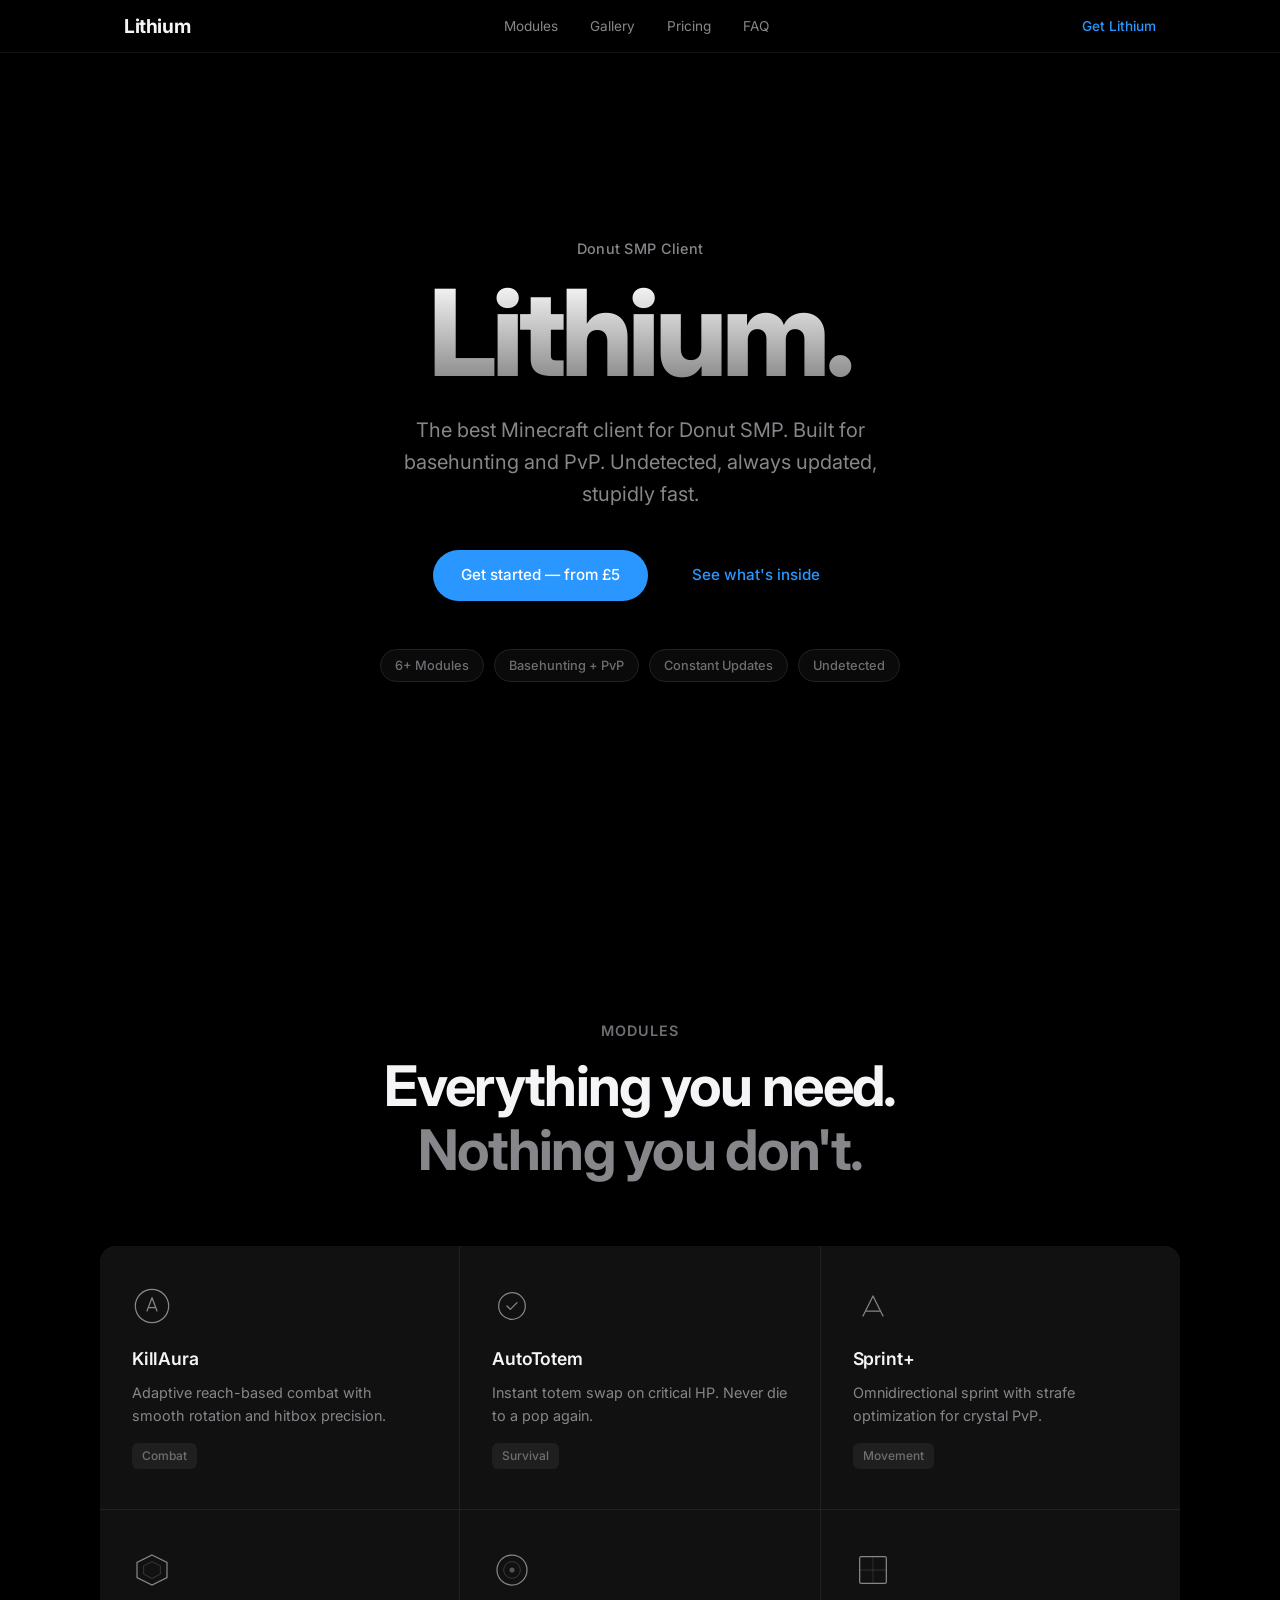
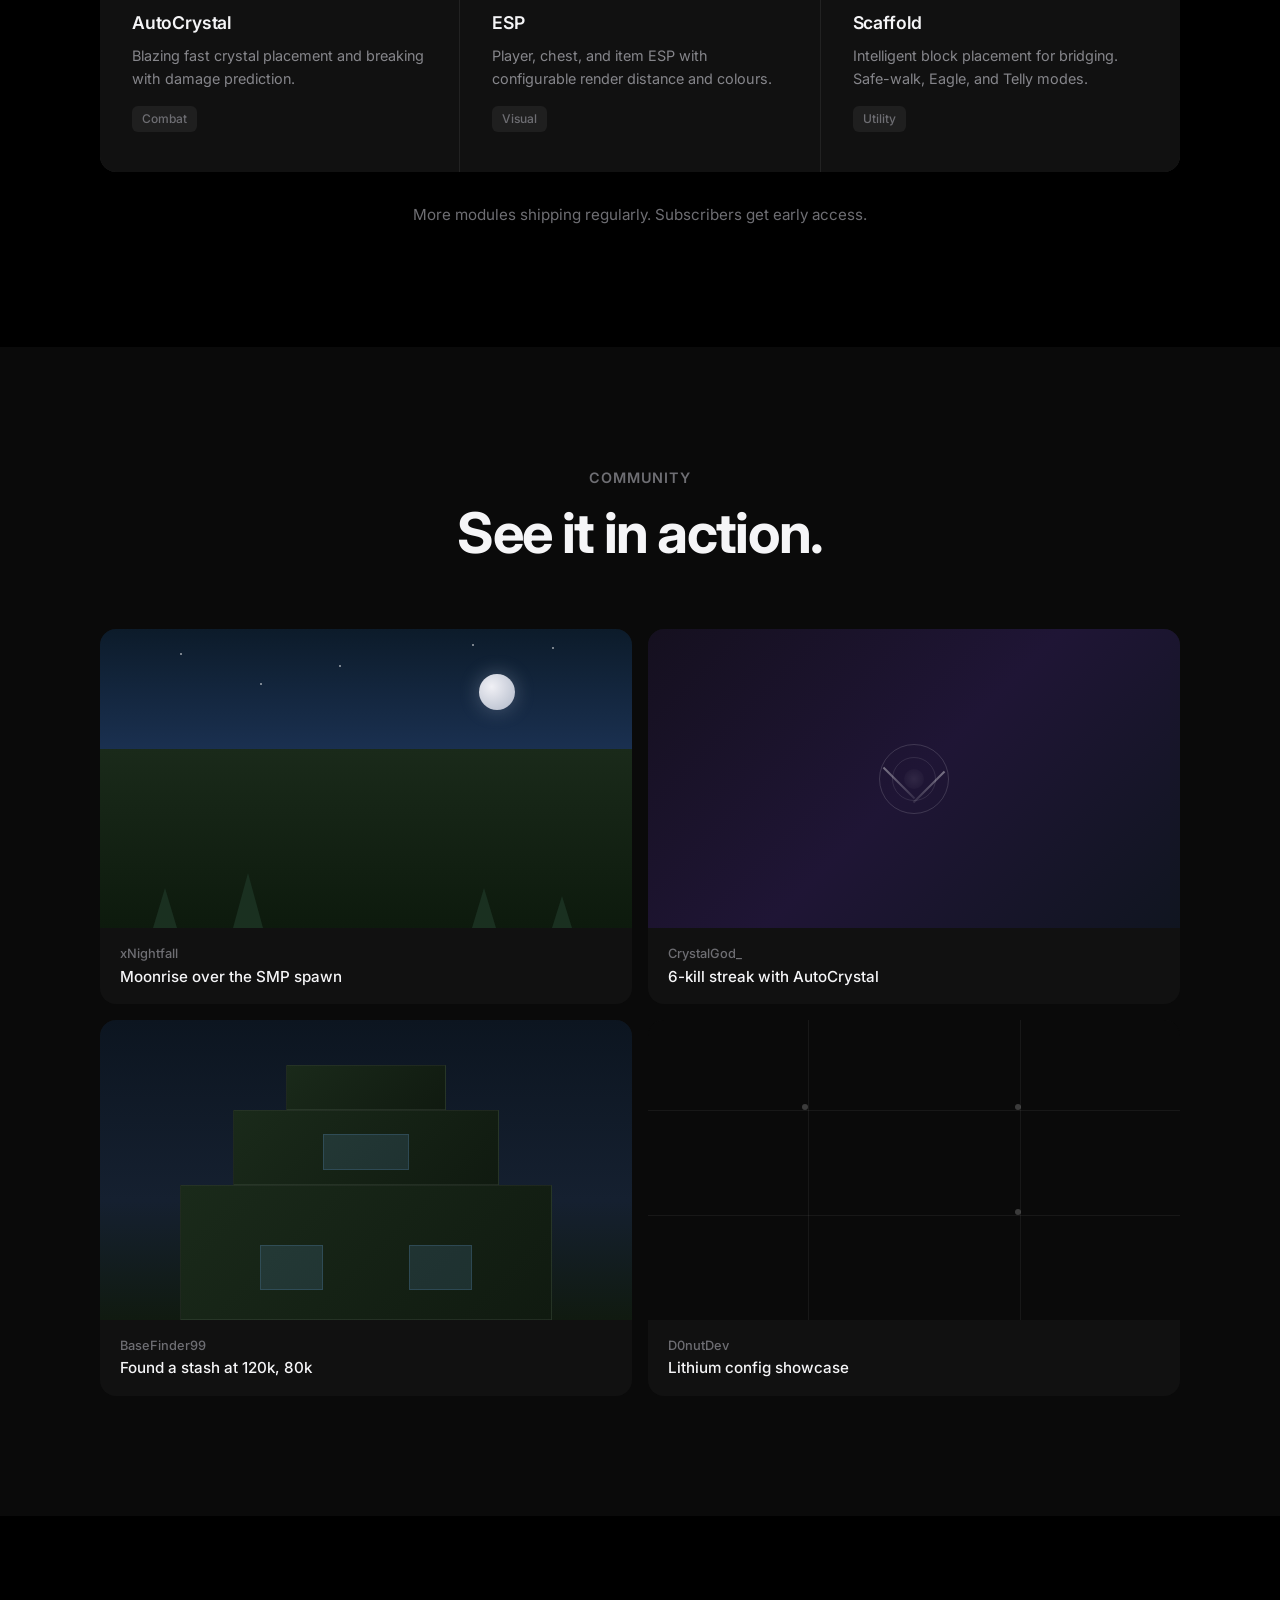
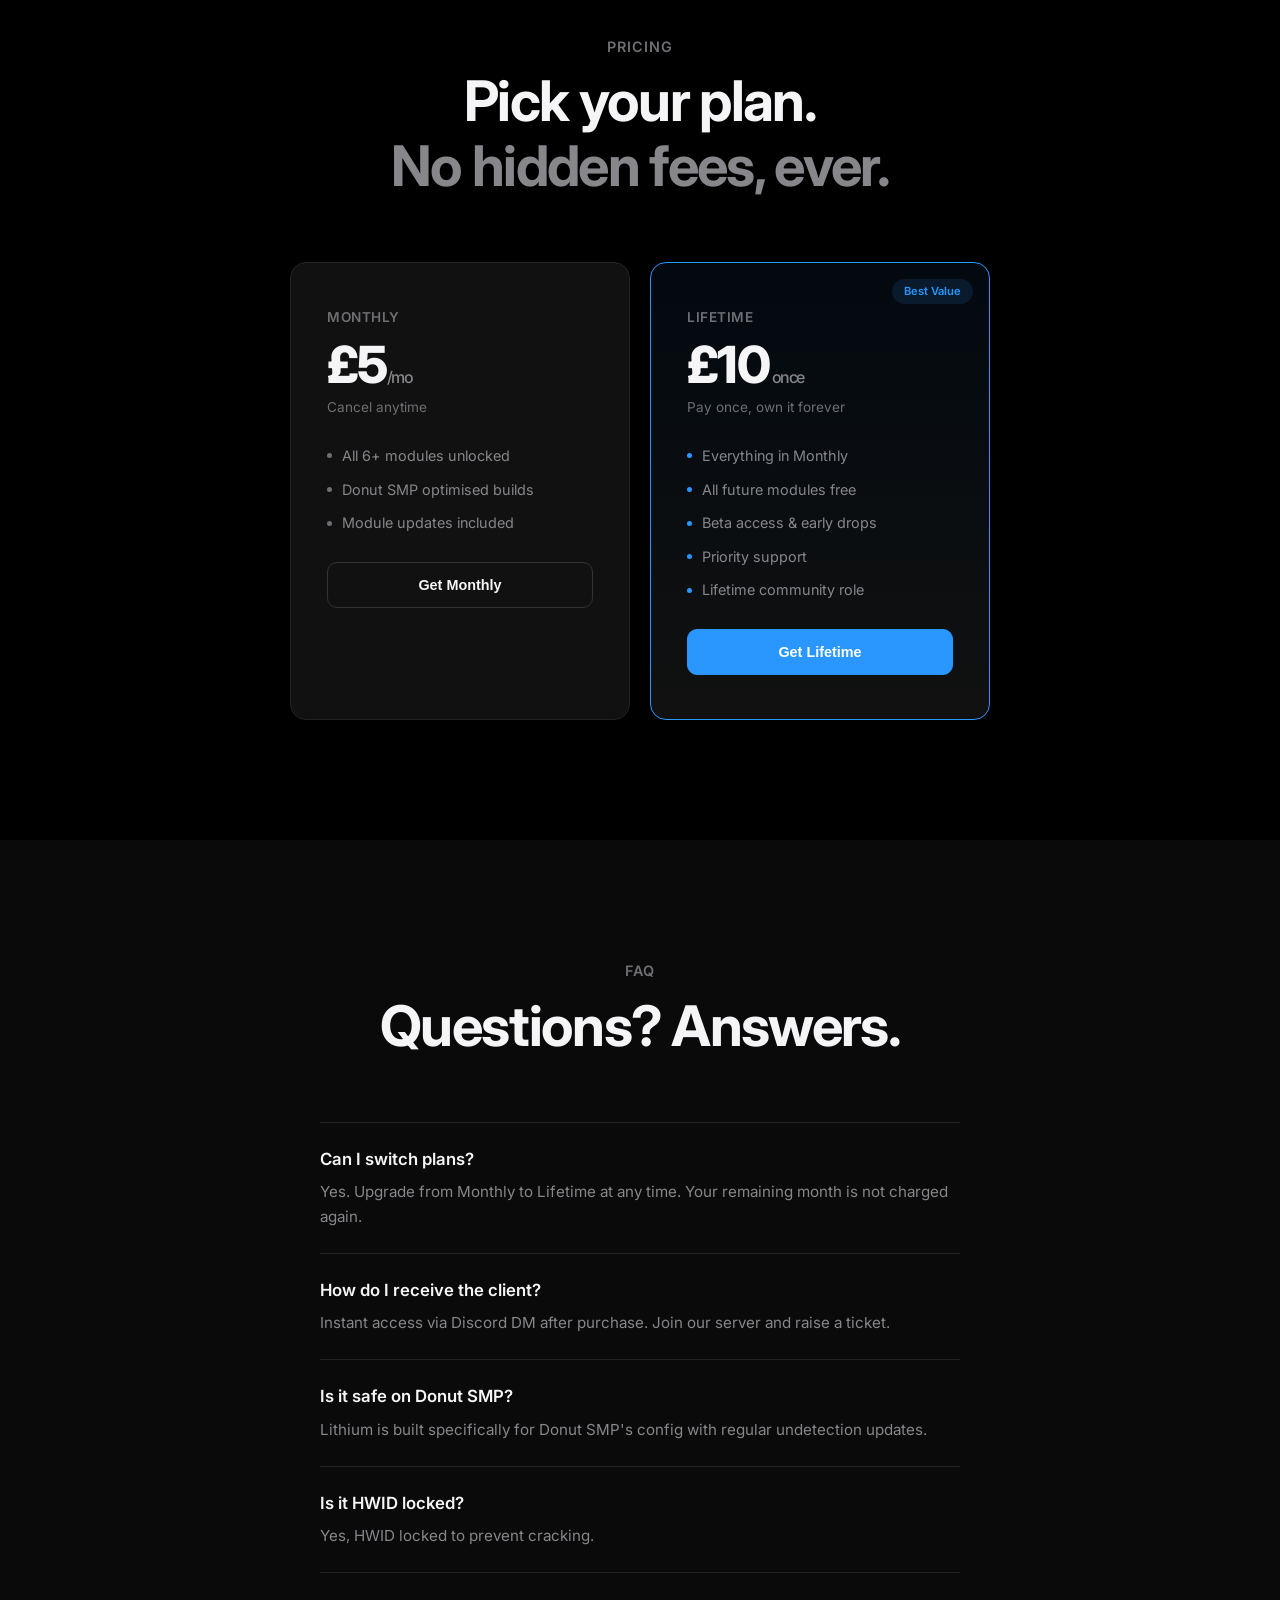
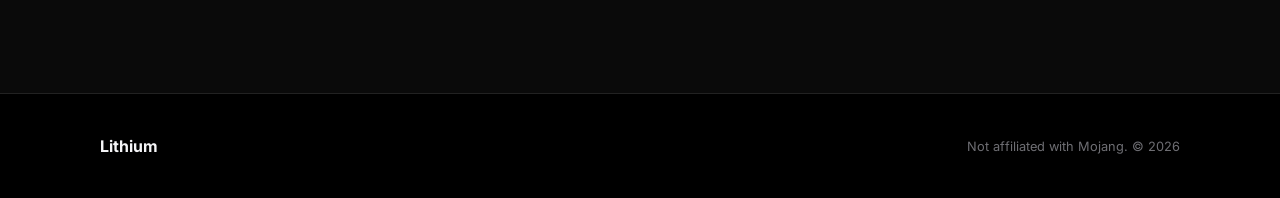
<file: index.html>
<!DOCTYPE html>
<html lang="en">
<head>
  <meta charset="UTF-8" />
  <meta name="viewport" content="width=device-width, initial-scale=1.0"/>
  <title>Lithium | Donut SMP Client</title>
  <link rel="icon" type="image/svg+xml" href="data:image/svg+xml,%3Csvg xmlns='http://www.w3.org/2000/svg' viewBox='0 0 32 32'%3E%3Crect width='32' height='32' rx='8' fill='%23111'/%3E%3Ctext x='16' y='22' text-anchor='middle' font-family='system-ui' font-weight='700' font-size='18' fill='white'%3ELi%3C/text%3E%3C/svg%3E">
  <link rel="preconnect" href="https://fonts.googleapis.com">
  <link rel="preconnect" href="https://fonts.gstatic.com" crossorigin>
  <link href="https://fonts.googleapis.com/css2?family=Inter:wght@300;400;500;600;700;800;900&display=swap" rel="stylesheet">
  <link rel="stylesheet" href="styles.css">
</head>
<body>

<!-- NAV -->
<nav>
  <div class="nav-inner">
    <a class="nav-logo" href="#">Lithium</a>
    <div class="nav-links">
      <a href="#modules">Modules</a>
      <a href="#gallery">Gallery</a>
      <a href="#pricing">Pricing</a>
      <a href="#faq">FAQ</a>
    </div>
    <a class="nav-cta" href="#pricing">Get Lithium</a>
  </div>
</nav>

<main>
  <!-- HERO -->
  <section id="hero">
    <div class="hero-inner">
      <p class="hero-eyebrow">Donut SMP Client</p>
      <h1 class="hero-title">Lithium.</h1>
      <p class="hero-sub">The best Minecraft client for Donut SMP. Built for basehunting and PvP. Undetected, always updated, stupidly fast.</p>
      <div class="hero-ctas">
        <a class="btn-primary" href="https://buy.stripe.com/test_bJe00c0rW62ubJV97GfIs00" target="_blank">Get started &mdash; from &pound;5</a>
        <a class="btn-secondary" href="#modules">See what's inside</a>
      </div>
      <div class="hero-badges">
        <span class="badge">6+ Modules</span>
        <span class="badge">Basehunting + PvP</span>
        <span class="badge">Constant Updates</span>
        <span class="badge">Undetected</span>
      </div>
    </div>
  </section>

  <!-- MODULES -->
  <section id="modules">
    <div class="container">
      <div class="section-header reveal">
        <p class="section-eyebrow">Modules</p>
        <h2 class="section-title">Everything you need.<br><span class="text-muted">Nothing you don't.</span></h2>
      </div>
      <div class="modules-grid">

        <div class="module-card reveal">
          <div class="module-icon">
            <svg viewBox="0 0 48 48" fill="none" xmlns="http://www.w3.org/2000/svg"><circle cx="24" cy="24" r="20" stroke="currentColor" stroke-width="1.5"/><path d="M18 30L24 14L30 30" stroke="currentColor" stroke-width="1.5" stroke-linecap="round" stroke-linejoin="round"/><line x1="20" y1="26" x2="28" y2="26" stroke="currentColor" stroke-width="1.5" stroke-linecap="round"/></svg>
          </div>
          <h3 class="module-name">KillAura</h3>
          <p class="module-desc">Adaptive reach-based combat with smooth rotation and hitbox precision.</p>
          <span class="module-tag">Combat</span>
        </div>

        <div class="module-card reveal">
          <div class="module-icon">
            <svg viewBox="0 0 48 48" fill="none" xmlns="http://www.w3.org/2000/svg"><path d="M24 8C15.16 8 8 15.16 8 24s7.16 16 16 16 16-7.16 16-16S32.84 8 24 8z" stroke="currentColor" stroke-width="1.5"/><path d="M18 24l4 4 8-8" stroke="currentColor" stroke-width="1.5" stroke-linecap="round" stroke-linejoin="round"/></svg>
          </div>
          <h3 class="module-name">AutoTotem</h3>
          <p class="module-desc">Instant totem swap on critical HP. Never die to a pop again.</p>
          <span class="module-tag">Survival</span>
        </div>

        <div class="module-card reveal">
          <div class="module-icon">
            <svg viewBox="0 0 48 48" fill="none" xmlns="http://www.w3.org/2000/svg"><path d="M12 36l12-24 12 24" stroke="currentColor" stroke-width="1.5" stroke-linecap="round" stroke-linejoin="round"/><line x1="16" y1="30" x2="32" y2="30" stroke="currentColor" stroke-width="1.5" stroke-linecap="round"/></svg>
          </div>
          <h3 class="module-name">Sprint+</h3>
          <p class="module-desc">Omnidirectional sprint with strafe optimization for crystal PvP.</p>
          <span class="module-tag">Movement</span>
        </div>

        <div class="module-card reveal">
          <div class="module-icon">
            <svg viewBox="0 0 48 48" fill="none" xmlns="http://www.w3.org/2000/svg"><polygon points="24,6 42,15 42,33 24,42 6,33 6,15" stroke="currentColor" stroke-width="1.5"/><polygon points="24,14 34,19 34,29 24,34 14,29 14,19" stroke="currentColor" stroke-width="1" opacity=".4"/></svg>
          </div>
          <h3 class="module-name">AutoCrystal</h3>
          <p class="module-desc">Blazing fast crystal placement and breaking with damage prediction.</p>
          <span class="module-tag">Combat</span>
        </div>

        <div class="module-card reveal">
          <div class="module-icon">
            <svg viewBox="0 0 48 48" fill="none" xmlns="http://www.w3.org/2000/svg"><circle cx="24" cy="24" r="18" stroke="currentColor" stroke-width="1.5"/><circle cx="24" cy="24" r="10" stroke="currentColor" stroke-width="1" opacity=".4"/><circle cx="24" cy="24" r="3" fill="currentColor" opacity=".6"/></svg>
          </div>
          <h3 class="module-name">ESP</h3>
          <p class="module-desc">Player, chest, and item ESP with configurable render distance and colours.</p>
          <span class="module-tag">Visual</span>
        </div>

        <div class="module-card reveal">
          <div class="module-icon">
            <svg viewBox="0 0 48 48" fill="none" xmlns="http://www.w3.org/2000/svg"><rect x="8" y="8" width="32" height="32" rx="2" stroke="currentColor" stroke-width="1.5"/><line x1="8" y1="24" x2="40" y2="24" stroke="currentColor" stroke-width="1" opacity=".3"/><line x1="24" y1="8" x2="24" y2="40" stroke="currentColor" stroke-width="1" opacity=".3"/></svg>
          </div>
          <h3 class="module-name">Scaffold</h3>
          <p class="module-desc">Intelligent block placement for bridging. Safe-walk, Eagle, and Telly modes.</p>
          <span class="module-tag">Utility</span>
        </div>

      </div>
      <p class="modules-more reveal">More modules shipping regularly. Subscribers get early access.</p>
    </div>
  </section>

  <!-- GALLERY -->
  <section id="gallery">
    <div class="container">
      <div class="section-header reveal">
        <p class="section-eyebrow">Community</p>
        <h2 class="section-title">See it in action.</h2>
      </div>
      <div class="gallery-grid">

        <div class="gallery-card reveal">
          <div class="gallery-img">
            <div class="gallery-art art-landscape">
              <div class="art-moon"></div>
              <div class="art-star" style="top:8%;left:15%"></div>
              <div class="art-star" style="top:12%;left:45%"></div>
              <div class="art-star" style="top:5%;left:70%"></div>
              <div class="art-star" style="top:18%;left:30%"></div>
              <div class="art-star" style="top:6%;left:85%"></div>
              <div class="art-tree" style="left:10%"></div>
              <div class="art-tree tall" style="left:25%"></div>
              <div class="art-tree" style="left:70%"></div>
              <div class="art-tree short" style="left:85%"></div>
            </div>
          </div>
          <div class="gallery-meta">
            <span class="gallery-user">xNightfall</span>
            <span class="gallery-title">Moonrise over the SMP spawn</span>
          </div>
        </div>

        <div class="gallery-card reveal">
          <div class="gallery-img">
            <div class="gallery-art art-pvp">
              <div class="pvp-ring"></div>
              <div class="pvp-sword left"></div>
              <div class="pvp-sword right"></div>
            </div>
          </div>
          <div class="gallery-meta">
            <span class="gallery-user">CrystalGod_</span>
            <span class="gallery-title">6-kill streak with AutoCrystal</span>
          </div>
        </div>

        <div class="gallery-card reveal">
          <div class="gallery-img">
            <div class="gallery-art art-base">
              <div class="base-block b1"></div>
              <div class="base-block b2"></div>
              <div class="base-block b3"></div>
              <div class="base-window w1"></div>
              <div class="base-window w2"></div>
              <div class="base-window w3"></div>
            </div>
          </div>
          <div class="gallery-meta">
            <span class="gallery-user">BaseFinder99</span>
            <span class="gallery-title">Found a stash at 120k, 80k</span>
          </div>
        </div>

        <div class="gallery-card reveal">
          <div class="gallery-img">
            <div class="gallery-art art-circuit">
              <div class="circuit-line h1"></div>
              <div class="circuit-line h2"></div>
              <div class="circuit-line v1"></div>
              <div class="circuit-line v2"></div>
              <div class="circuit-node n1"></div>
              <div class="circuit-node n2"></div>
              <div class="circuit-node n3"></div>
            </div>
          </div>
          <div class="gallery-meta">
            <span class="gallery-user">D0nutDev</span>
            <span class="gallery-title">Lithium config showcase</span>
          </div>
        </div>

      </div>
    </div>
  </section>

  <!-- PRICING -->
  <section id="pricing">
    <div class="container">
      <div class="section-header reveal">
        <p class="section-eyebrow">Pricing</p>
        <h2 class="section-title">Pick your plan.<br><span class="text-muted">No hidden fees, ever.</span></h2>
      </div>

      <div class="pricing-grid reveal">
        <div class="price-card">
          <p class="price-label">Monthly</p>
          <div class="price-amount">&pound;5<span>/mo</span></div>
          <p class="price-sub">Cancel anytime</p>
          <ul class="price-features">
            <li>All 6+ modules unlocked</li>
            <li>Donut SMP optimised builds</li>
            <li>Module updates included</li>
          </ul>
          <button class="btn-card" onclick="window.open('https://buy.stripe.com/test_bJe00c0rW62ubJV97GfIs00','_blank')">Get Monthly</button>
        </div>
        <div class="price-card featured">
          <div class="price-badge">Best Value</div>
          <p class="price-label">Lifetime</p>
          <div class="price-amount">&pound;10<span> once</span></div>
          <p class="price-sub">Pay once, own it forever</p>
          <ul class="price-features">
            <li>Everything in Monthly</li>
            <li>All future modules free</li>
            <li>Beta access &amp; early drops</li>
            <li>Priority support</li>
            <li>Lifetime community role</li>
          </ul>
          <button class="btn-card primary" onclick="window.open('https://buy.stripe.com/test_8x200c7Uo9eG15hfw4fIs01','_blank')">Get Lifetime</button>
        </div>
      </div>
    </div>
  </section>

  <!-- FAQ -->
  <section id="faq">
    <div class="container">
      <div class="section-header reveal">
        <p class="section-eyebrow">FAQ</p>
        <h2 class="section-title">Questions? Answers.</h2>
      </div>
      <div class="faq-list">
        <div class="faq-item reveal">
          <h3 class="faq-q">Can I switch plans?</h3>
          <p class="faq-a">Yes. Upgrade from Monthly to Lifetime at any time. Your remaining month is not charged again.</p>
        </div>
        <div class="faq-item reveal">
          <h3 class="faq-q">How do I receive the client?</h3>
          <p class="faq-a">Instant access via Discord DM after purchase. Join our server and raise a ticket.</p>
        </div>
        <div class="faq-item reveal">
          <h3 class="faq-q">Is it safe on Donut SMP?</h3>
          <p class="faq-a">Lithium is built specifically for Donut SMP's config with regular undetection updates.</p>
        </div>
        <div class="faq-item reveal">
          <h3 class="faq-q">Is it HWID locked?</h3>
          <p class="faq-a">Yes, HWID locked to prevent cracking.</p>
        </div>
      </div>
    </div>
  </section>
</main>

<footer>
  <div class="container">
    <div class="footer-inner">
      <span class="footer-logo">Lithium</span>
      <p>Not affiliated with Mojang. &copy; 2026</p>
    </div>
  </div>
</footer>

<script src="script.js"></script>
</body>
</html>
</file>
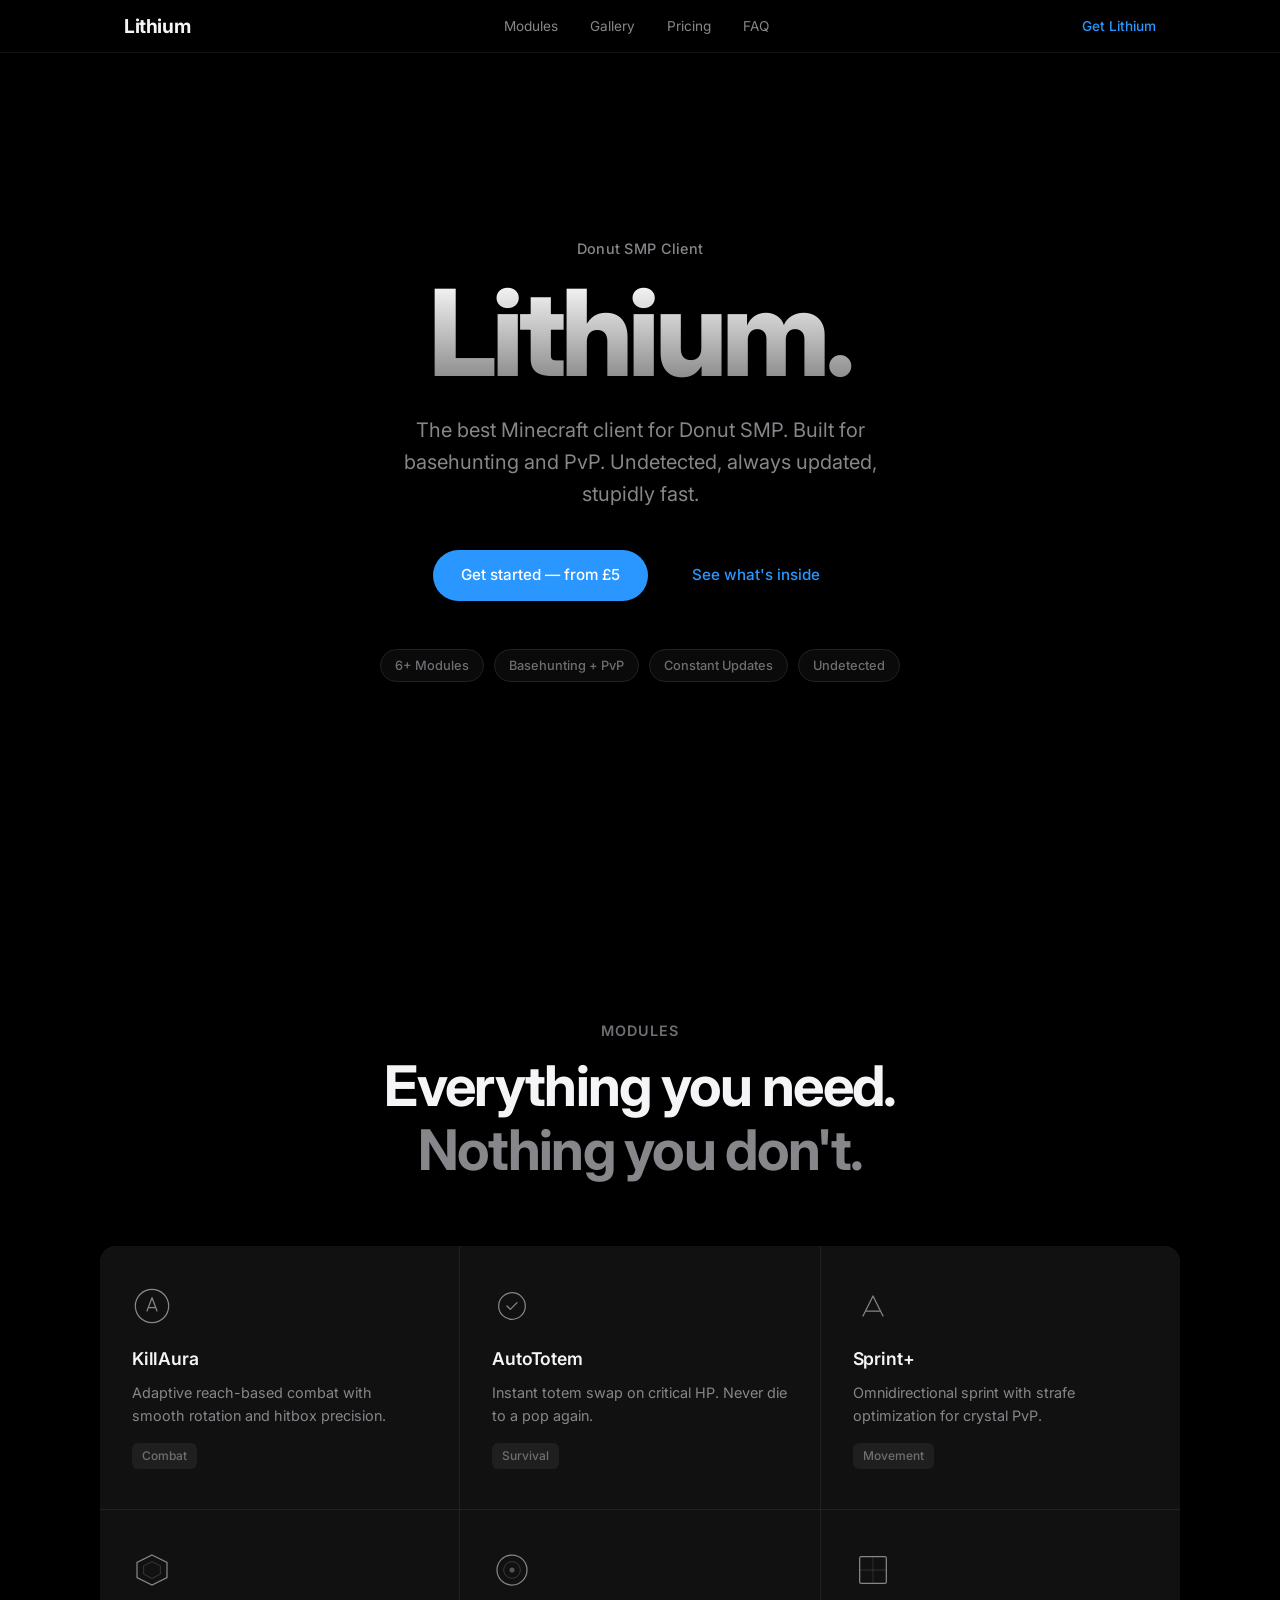
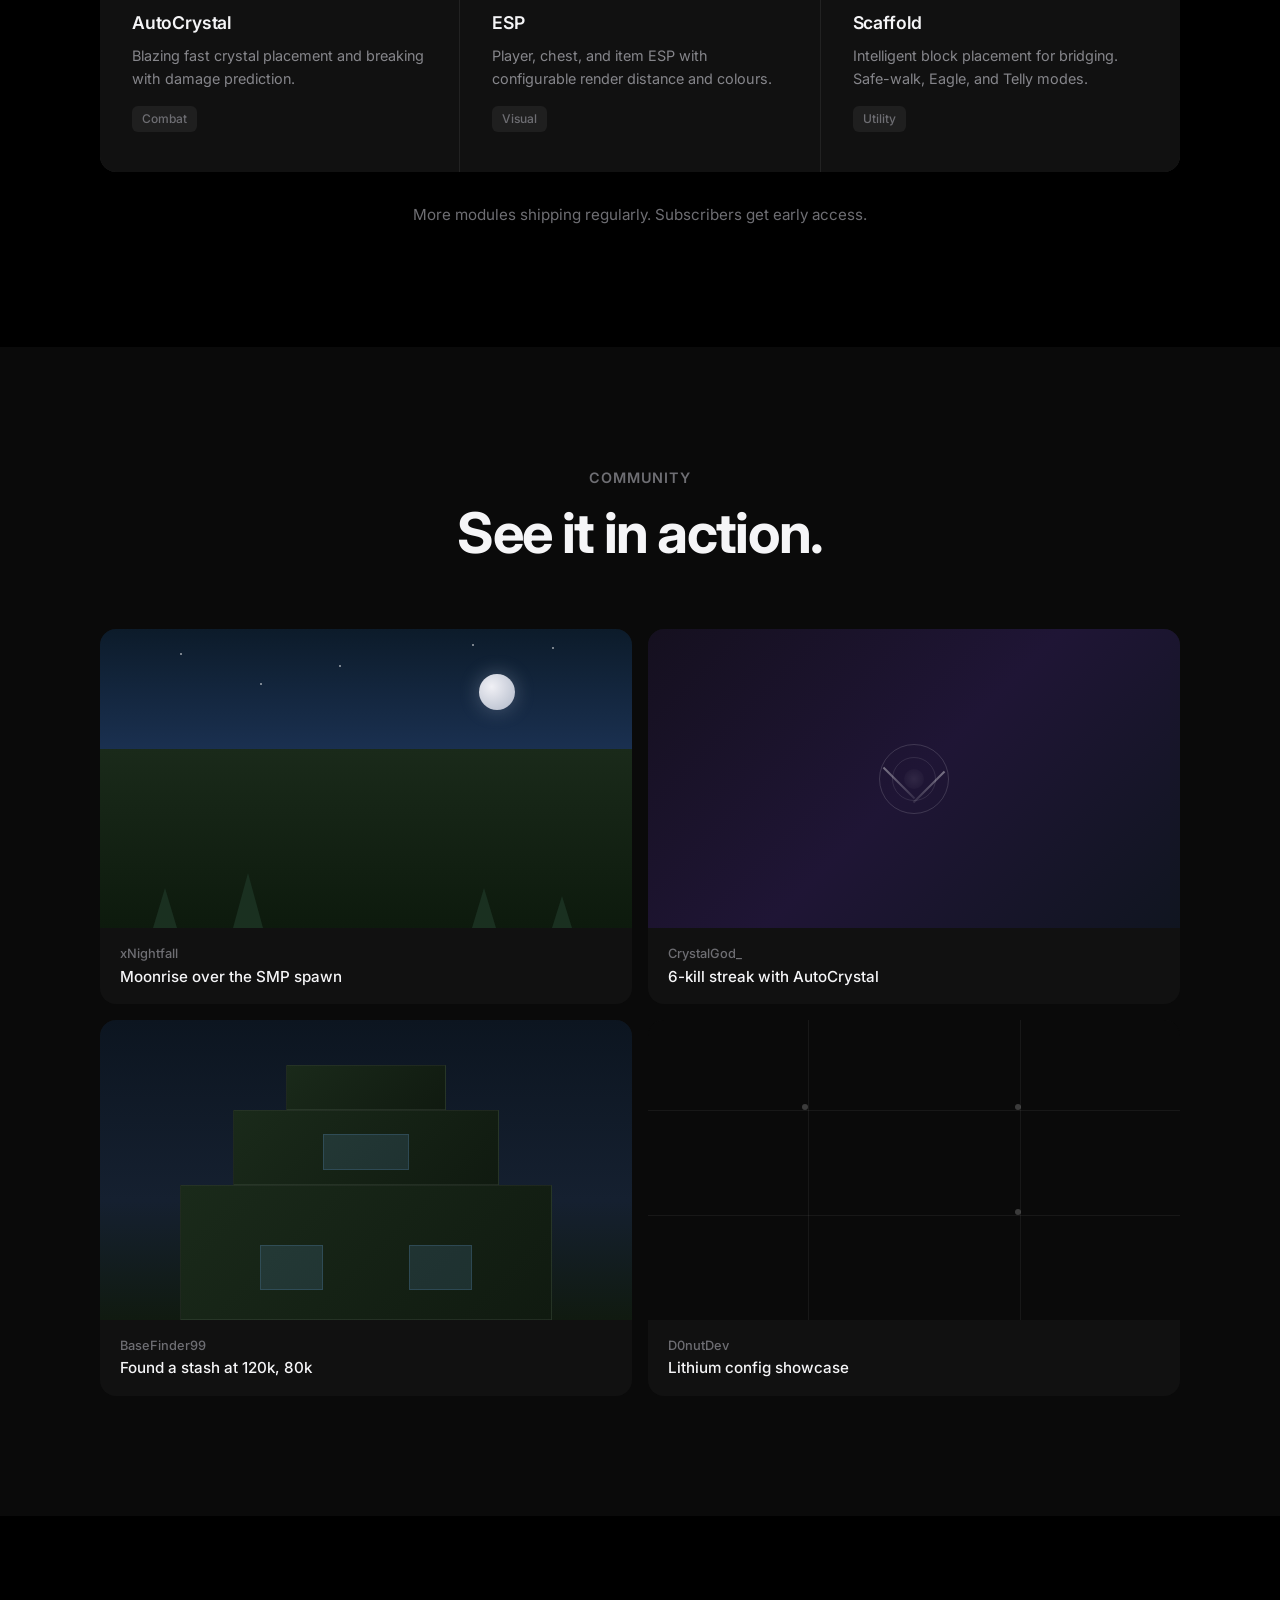
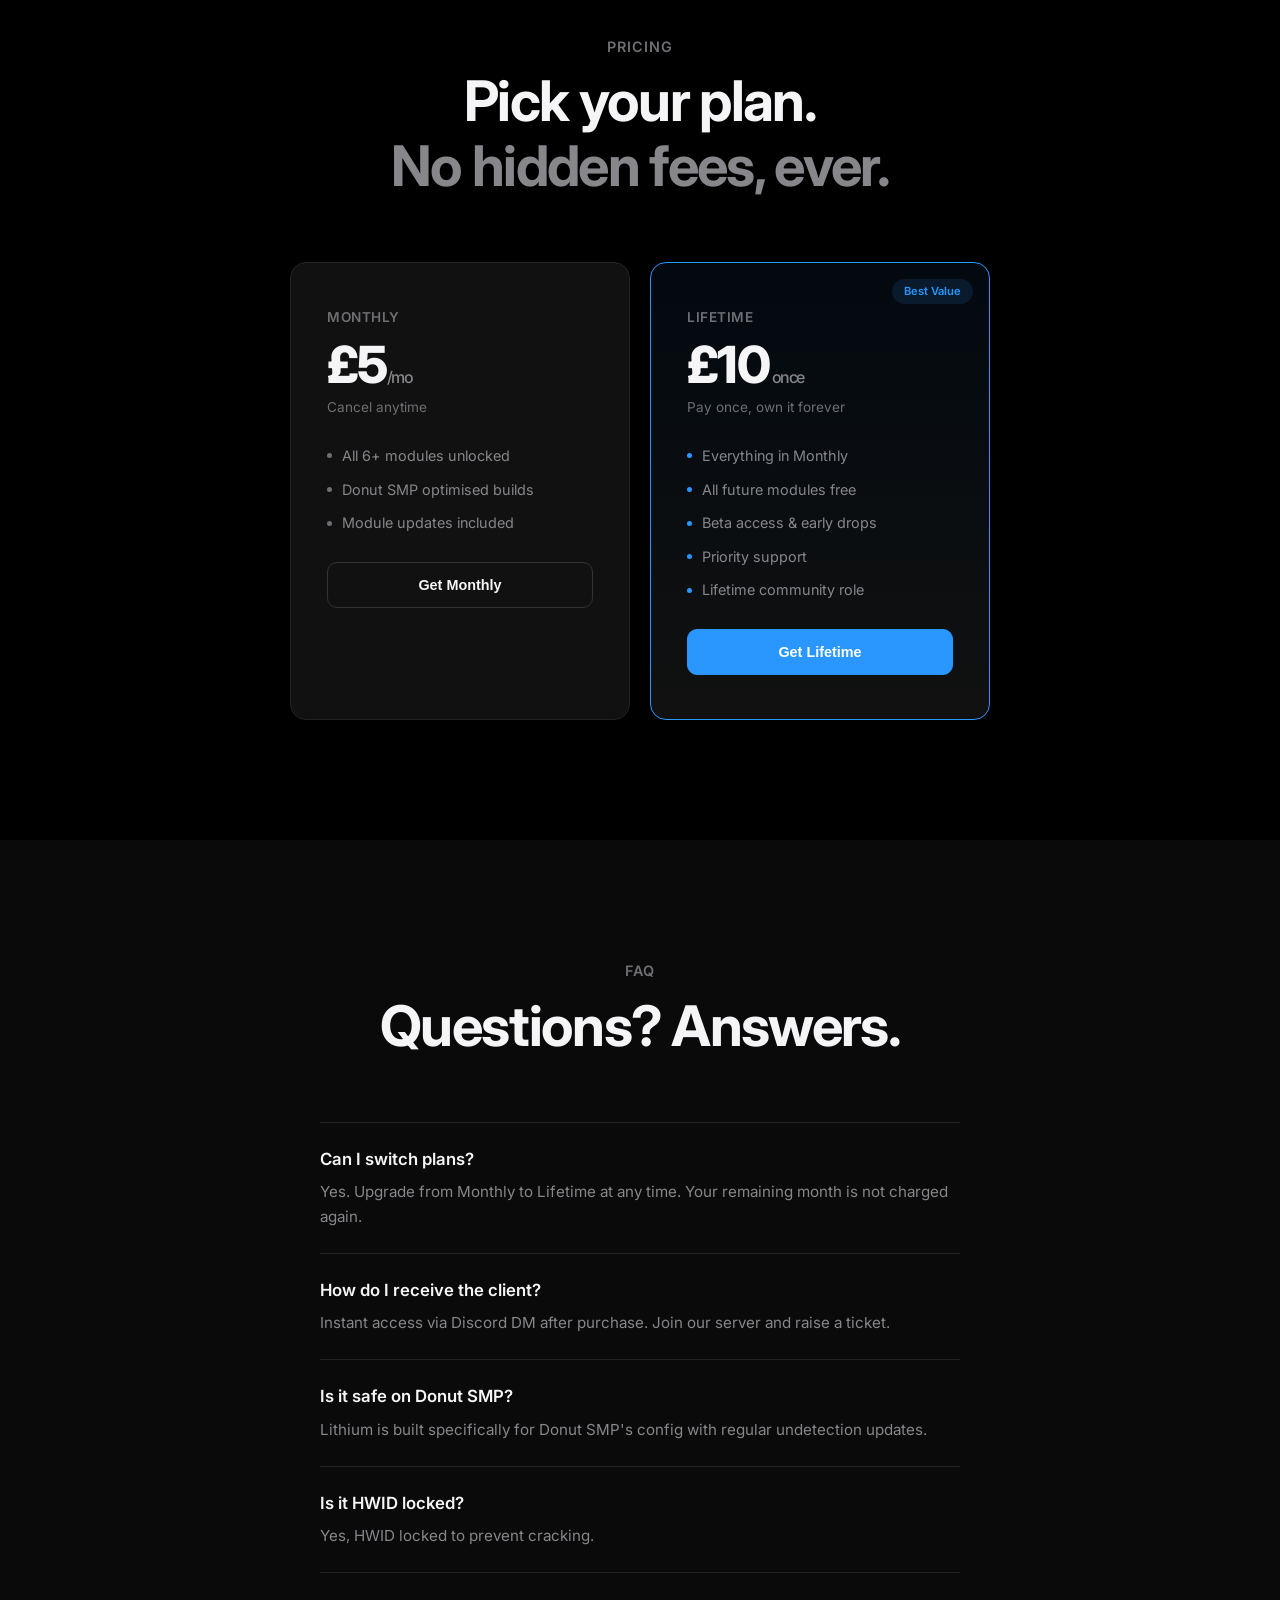
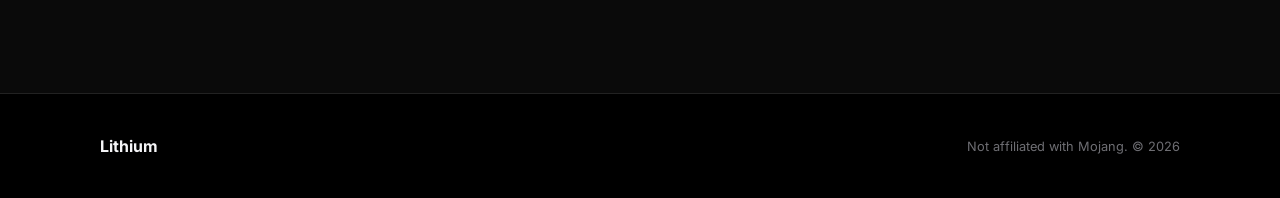
<file: indexyo.html>
<!DOCTYPE html>
<html lang="en">
<head>
  <meta charset="UTF-8" />
  <meta name="viewport" content="width=device-width, initial-scale=1.0"/>
  <title>Lithium | Donut SMP Client</title>
  <link rel="icon" type="image/svg+xml" href="data:image/svg+xml,%3Csvg xmlns='http://www.w3.org/2000/svg' viewBox='0 0 32 32'%3E%3Crect width='32' height='32' rx='8' fill='%23111'/%3E%3Ctext x='16' y='22' text-anchor='middle' font-family='system-ui' font-weight='700' font-size='18' fill='white'%3ELi%3C/text%3E%3C/svg%3E">
  <link rel="preconnect" href="https://fonts.googleapis.com">
  <link rel="preconnect" href="https://fonts.gstatic.com" crossorigin>
  <link href="https://fonts.googleapis.com/css2?family=Inter:wght@300;400;500;600;700;800;900&display=swap" rel="stylesheet">
  <link rel="stylesheet" href="styles.css">
</head>
<body>

<!-- NAV -->
<nav>
  <div class="nav-inner">
    <a class="nav-logo" href="#">Lithium</a>
    <div class="nav-links">
      <a href="#modules">Modules</a>
      <a href="#gallery">Gallery</a>
      <a href="#pricing">Pricing</a>
      <a href="#faq">FAQ</a>
    </div>
    <a class="nav-cta" href="#pricing">Get Lithium</a>
  </div>
</nav>

<main>
  <!-- HERO -->
  <section id="hero">
    <div class="hero-inner">
      <p class="hero-eyebrow">Donut SMP Client</p>
      <h1 class="hero-title">Lithium.</h1>
      <p class="hero-sub">The best Minecraft client for Donut SMP. Built for basehunting and PvP. Undetected, always updated, stupidly fast.</p>
      <div class="hero-ctas">
        <a class="btn-primary" href="https://YOUR-MONTHLY-CHECKOUT-LINK" target="_blank">Get started &mdash; from &pound;5</a>
        <a class="btn-secondary" href="#modules">See what's inside</a>
      </div>
      <div class="hero-badges">
        <span class="badge">6+ Modules</span>
        <span class="badge">Basehunting + PvP</span>
        <span class="badge">Constant Updates</span>
        <span class="badge">Undetected</span>
      </div>
    </div>
  </section>

  <!-- MODULES -->
  <section id="modules">
    <div class="container">
      <div class="section-header reveal">
        <p class="section-eyebrow">Modules</p>
        <h2 class="section-title">Everything you need.<br><span class="text-muted">Nothing you don't.</span></h2>
      </div>
      <div class="modules-grid">

        <div class="module-card reveal">
          <div class="module-icon">
            <svg viewBox="0 0 48 48" fill="none" xmlns="http://www.w3.org/2000/svg"><circle cx="24" cy="24" r="20" stroke="currentColor" stroke-width="1.5"/><path d="M18 30L24 14L30 30" stroke="currentColor" stroke-width="1.5" stroke-linecap="round" stroke-linejoin="round"/><line x1="20" y1="26" x2="28" y2="26" stroke="currentColor" stroke-width="1.5" stroke-linecap="round"/></svg>
          </div>
          <h3 class="module-name">KillAura</h3>
          <p class="module-desc">Adaptive reach-based combat with smooth rotation and hitbox precision.</p>
          <span class="module-tag">Combat</span>
        </div>

        <div class="module-card reveal">
          <div class="module-icon">
            <svg viewBox="0 0 48 48" fill="none" xmlns="http://www.w3.org/2000/svg"><path d="M24 8C15.16 8 8 15.16 8 24s7.16 16 16 16 16-7.16 16-16S32.84 8 24 8z" stroke="currentColor" stroke-width="1.5"/><path d="M18 24l4 4 8-8" stroke="currentColor" stroke-width="1.5" stroke-linecap="round" stroke-linejoin="round"/></svg>
          </div>
          <h3 class="module-name">AutoTotem</h3>
          <p class="module-desc">Instant totem swap on critical HP. Never die to a pop again.</p>
          <span class="module-tag">Survival</span>
        </div>

        <div class="module-card reveal">
          <div class="module-icon">
            <svg viewBox="0 0 48 48" fill="none" xmlns="http://www.w3.org/2000/svg"><path d="M12 36l12-24 12 24" stroke="currentColor" stroke-width="1.5" stroke-linecap="round" stroke-linejoin="round"/><line x1="16" y1="30" x2="32" y2="30" stroke="currentColor" stroke-width="1.5" stroke-linecap="round"/></svg>
          </div>
          <h3 class="module-name">Sprint+</h3>
          <p class="module-desc">Omnidirectional sprint with strafe optimization for crystal PvP.</p>
          <span class="module-tag">Movement</span>
        </div>

        <div class="module-card reveal">
          <div class="module-icon">
            <svg viewBox="0 0 48 48" fill="none" xmlns="http://www.w3.org/2000/svg"><polygon points="24,6 42,15 42,33 24,42 6,33 6,15" stroke="currentColor" stroke-width="1.5"/><polygon points="24,14 34,19 34,29 24,34 14,29 14,19" stroke="currentColor" stroke-width="1" opacity=".4"/></svg>
          </div>
          <h3 class="module-name">AutoCrystal</h3>
          <p class="module-desc">Blazing fast crystal placement and breaking with damage prediction.</p>
          <span class="module-tag">Combat</span>
        </div>

        <div class="module-card reveal">
          <div class="module-icon">
            <svg viewBox="0 0 48 48" fill="none" xmlns="http://www.w3.org/2000/svg"><circle cx="24" cy="24" r="18" stroke="currentColor" stroke-width="1.5"/><circle cx="24" cy="24" r="10" stroke="currentColor" stroke-width="1" opacity=".4"/><circle cx="24" cy="24" r="3" fill="currentColor" opacity=".6"/></svg>
          </div>
          <h3 class="module-name">ESP</h3>
          <p class="module-desc">Player, chest, and item ESP with configurable render distance and colours.</p>
          <span class="module-tag">Visual</span>
        </div>

        <div class="module-card reveal">
          <div class="module-icon">
            <svg viewBox="0 0 48 48" fill="none" xmlns="http://www.w3.org/2000/svg"><rect x="8" y="8" width="32" height="32" rx="2" stroke="currentColor" stroke-width="1.5"/><line x1="8" y1="24" x2="40" y2="24" stroke="currentColor" stroke-width="1" opacity=".3"/><line x1="24" y1="8" x2="24" y2="40" stroke="currentColor" stroke-width="1" opacity=".3"/></svg>
          </div>
          <h3 class="module-name">Scaffold</h3>
          <p class="module-desc">Intelligent block placement for bridging. Safe-walk, Eagle, and Telly modes.</p>
          <span class="module-tag">Utility</span>
        </div>

      </div>
      <p class="modules-more reveal">More modules shipping regularly. Subscribers get early access.</p>
    </div>
  </section>

  <!-- GALLERY -->
  <section id="gallery">
    <div class="container">
      <div class="section-header reveal">
        <p class="section-eyebrow">Community</p>
        <h2 class="section-title">See it in action.</h2>
      </div>
      <div class="gallery-grid">

        <div class="gallery-card reveal">
          <div class="gallery-img">
            <div class="gallery-art art-landscape">
              <div class="art-moon"></div>
              <div class="art-star" style="top:8%;left:15%"></div>
              <div class="art-star" style="top:12%;left:45%"></div>
              <div class="art-star" style="top:5%;left:70%"></div>
              <div class="art-star" style="top:18%;left:30%"></div>
              <div class="art-star" style="top:6%;left:85%"></div>
              <div class="art-tree" style="left:10%"></div>
              <div class="art-tree tall" style="left:25%"></div>
              <div class="art-tree" style="left:70%"></div>
              <div class="art-tree short" style="left:85%"></div>
            </div>
          </div>
          <div class="gallery-meta">
            <span class="gallery-user">xNightfall</span>
            <span class="gallery-title">Moonrise over the SMP spawn</span>
          </div>
        </div>

        <div class="gallery-card reveal">
          <div class="gallery-img">
            <div class="gallery-art art-pvp">
              <div class="pvp-ring"></div>
              <div class="pvp-sword left"></div>
              <div class="pvp-sword right"></div>
            </div>
          </div>
          <div class="gallery-meta">
            <span class="gallery-user">CrystalGod_</span>
            <span class="gallery-title">6-kill streak with AutoCrystal</span>
          </div>
        </div>

        <div class="gallery-card reveal">
          <div class="gallery-img">
            <div class="gallery-art art-base">
              <div class="base-block b1"></div>
              <div class="base-block b2"></div>
              <div class="base-block b3"></div>
              <div class="base-window w1"></div>
              <div class="base-window w2"></div>
              <div class="base-window w3"></div>
            </div>
          </div>
          <div class="gallery-meta">
            <span class="gallery-user">BaseFinder99</span>
            <span class="gallery-title">Found a stash at 120k, 80k</span>
          </div>
        </div>

        <div class="gallery-card reveal">
          <div class="gallery-img">
            <div class="gallery-art art-circuit">
              <div class="circuit-line h1"></div>
              <div class="circuit-line h2"></div>
              <div class="circuit-line v1"></div>
              <div class="circuit-line v2"></div>
              <div class="circuit-node n1"></div>
              <div class="circuit-node n2"></div>
              <div class="circuit-node n3"></div>
            </div>
          </div>
          <div class="gallery-meta">
            <span class="gallery-user">D0nutDev</span>
            <span class="gallery-title">Lithium config showcase</span>
          </div>
        </div>

      </div>
    </div>
  </section>

  <!-- PRICING -->
  <section id="pricing">
    <div class="container">
      <div class="section-header reveal">
        <p class="section-eyebrow">Pricing</p>
        <h2 class="section-title">Pick your plan.<br><span class="text-muted">No hidden fees, ever.</span></h2>
      </div>

      <div class="pricing-grid reveal">
        <div class="price-card">
          <p class="price-label">Monthly</p>
          <div class="price-amount">&pound;5<span>/mo</span></div>
          <p class="price-sub">Cancel anytime</p>
          <ul class="price-features">
            <li>All 6+ modules unlocked</li>
            <li>Donut SMP optimised builds</li>
            <li>Module updates included</li>
          </ul>
          <button class="btn-card" onclick="window.open('https://buy.stripe.com/test_bJe00c0rW62ubJV97GfIs00','_blank')">Get Monthly</button>
        </div>
        <div class="price-card featured">
          <div class="price-badge">Best Value</div>
          <p class="price-label">Lifetime</p>
          <div class="price-amount">&pound;10<span> once</span></div>
          <p class="price-sub">Pay once, own it forever</p>
          <ul class="price-features">
            <li>Everything in Monthly</li>
            <li>All future modules free</li>
            <li>Beta access &amp; early drops</li>
            <li>Priority support</li>
            <li>Lifetime community role</li>
          </ul>
          <button class="btn-card primary" onclick="window.open('https://buy.stripe.com/test_8x200c7Uo9eG15hfw4fIs01','_blank')">Get Lifetime</button>
        </div>
      </div>
    </div>
  </section>

  <!-- FAQ -->
  <section id="faq">
    <div class="container">
      <div class="section-header reveal">
        <p class="section-eyebrow">FAQ</p>
        <h2 class="section-title">Questions? Answers.</h2>
      </div>
      <div class="faq-list">
        <div class="faq-item reveal">
          <h3 class="faq-q">Can I switch plans?</h3>
          <p class="faq-a">Yes. Upgrade from Monthly to Lifetime at any time. Your remaining month is not charged again.</p>
        </div>
        <div class="faq-item reveal">
          <h3 class="faq-q">How do I receive the client?</h3>
          <p class="faq-a">Instant access via Discord DM after purchase. Join our server and raise a ticket.</p>
        </div>
        <div class="faq-item reveal">
          <h3 class="faq-q">Is it safe on Donut SMP?</h3>
          <p class="faq-a">Lithium is built specifically for Donut SMP's config with regular undetection updates.</p>
        </div>
        <div class="faq-item reveal">
          <h3 class="faq-q">Is it HWID locked?</h3>
          <p class="faq-a">Yes, HWID locked to prevent cracking.</p>
        </div>
      </div>
    </div>
  </section>
</main>

<footer>
  <div class="container">
    <div class="footer-inner">
      <span class="footer-logo">Lithium</span>
      <p>Not affiliated with Mojang. &copy; 2026</p>
    </div>
  </div>
</footer>

<script src="script.js"></script>
</body>
</html>
</file>
<file: styles.css>
/* ── RESET ── */
*, *::before, *::after { box-sizing: border-box; margin: 0; padding: 0; }

:root {
  --bg: #000;
  --bg-secondary: #0a0a0a;
  --bg-card: #111;
  --bg-card-hover: #1a1a1a;
  --border: #222;
  --border-light: #333;
  --text: #f5f5f7;
  --text-secondary: #86868b;
  --text-tertiary: #6e6e73;
  --accent: #2997ff;
  --accent-hover: #0077ed;
  --white: #fff;
  --radius: 16px;
  --radius-sm: 10px;
}

html { scroll-behavior: smooth; }

body {
  background: var(--bg);
  color: var(--text);
  font-family: 'Inter', -apple-system, BlinkMacSystemFont, sans-serif;
  -webkit-font-smoothing: antialiased;
  -moz-osx-font-smoothing: grayscale;
  overflow-x: hidden;
  line-height: 1.5;
}

/* ── NAV ── */
nav {
  position: fixed; top: 0; left: 0; right: 0; z-index: 100;
  background: rgba(0, 0, 0, .8);
  backdrop-filter: saturate(180%) blur(20px);
  -webkit-backdrop-filter: saturate(180%) blur(20px);
  border-bottom: 1px solid rgba(255,255,255,.08);
}
.nav-inner {
  max-width: 1080px;
  margin: 0 auto;
  display: flex;
  align-items: center;
  justify-content: space-between;
  padding: 0 24px;
  height: 52px;
}
.nav-logo {
  font-size: 1.2rem;
  font-weight: 700;
  color: var(--text);
  text-decoration: none;
  letter-spacing: -.02em;
}
.nav-links {
  display: flex;
  gap: 32px;
}
.nav-links a {
  font-size: .85rem;
  color: var(--text-secondary);
  text-decoration: none;
  transition: color .2s;
}
.nav-links a:hover { color: var(--text); }
.nav-cta {
  font-size: .85rem;
  color: var(--accent);
  text-decoration: none;
  font-weight: 500;
  transition: opacity .2s;
}
.nav-cta:hover { opacity: .8; }

/* ── HERO ── */
#hero {
  min-height: 100vh;
  display: flex;
  align-items: center;
  justify-content: center;
  text-align: center;
  padding: 120px 24px 100px;
}
.hero-inner { max-width: 740px; }
.hero-eyebrow {
  font-size: .9rem;
  font-weight: 500;
  color: var(--text-secondary);
  letter-spacing: .02em;
  margin-bottom: 16px;
  animation: fadeUp .8s ease both;
}
.hero-title {
  font-size: clamp(4rem, 12vw, 7.5rem);
  font-weight: 800;
  letter-spacing: -.04em;
  line-height: .95;
  background: linear-gradient(180deg, #fff 0%, rgba(255,255,255,.5) 100%);
  -webkit-background-clip: text;
  -webkit-text-fill-color: transparent;
  background-clip: text;
  animation: fadeUp .8s .05s ease both;
}
.hero-sub {
  font-size: 1.25rem;
  line-height: 1.6;
  color: var(--text-secondary);
  max-width: 520px;
  margin: 24px auto 0;
  font-weight: 400;
  animation: fadeUp .8s .1s ease both;
}
.hero-ctas {
  display: flex;
  gap: 16px;
  justify-content: center;
  margin-top: 40px;
  animation: fadeUp .8s .15s ease both;
}
.btn-primary {
  display: inline-block;
  font-size: .95rem;
  font-weight: 500;
  background: var(--accent);
  color: var(--white);
  padding: 14px 28px;
  border-radius: 980px;
  text-decoration: none;
  border: none;
  cursor: pointer;
  transition: background .2s, transform .15s;
}
.btn-primary:hover { background: var(--accent-hover); transform: scale(1.02); }
.btn-secondary {
  display: inline-block;
  font-size: .95rem;
  font-weight: 500;
  color: var(--accent);
  padding: 14px 28px;
  border-radius: 980px;
  text-decoration: none;
  border: none;
  cursor: pointer;
  background: transparent;
  transition: opacity .2s;
}
.btn-secondary:hover { opacity: .7; }
.hero-badges {
  display: flex;
  gap: 10px;
  flex-wrap: wrap;
  justify-content: center;
  margin-top: 48px;
  animation: fadeUp .8s .2s ease both;
}
.badge {
  font-size: .8rem;
  font-weight: 500;
  color: var(--text-tertiary);
  padding: 6px 14px;
  border: 1px solid var(--border);
  border-radius: 980px;
  background: var(--bg-secondary);
}

/* ── SECTIONS ── */
section {
  padding: 120px 24px;
}
.container { max-width: 1080px; margin: 0 auto; }
.section-header {
  text-align: center;
  margin-bottom: 64px;
}
.section-eyebrow {
  font-size: .9rem;
  font-weight: 600;
  color: var(--text-tertiary);
  text-transform: uppercase;
  letter-spacing: .06em;
  margin-bottom: 12px;
}
.section-title {
  font-size: clamp(2.2rem, 5vw, 3.5rem);
  font-weight: 700;
  letter-spacing: -.03em;
  line-height: 1.15;
  color: var(--text);
}
.text-muted { color: var(--text-secondary); }

/* ── MODULES ── */
#modules { background: var(--bg); }
.modules-grid {
  display: grid;
  grid-template-columns: repeat(3, 1fr);
  gap: 1px;
  background: var(--border);
  border-radius: var(--radius);
  overflow: hidden;
}
.module-card {
  background: var(--bg-card);
  padding: 40px 32px;
  transition: background .3s;
}
.module-card:hover { background: var(--bg-card-hover); }
.module-icon {
  width: 40px; height: 40px;
  color: var(--text-secondary);
  margin-bottom: 20px;
}
.module-icon svg { width: 100%; height: 100%; }
.module-name {
  font-size: 1.1rem;
  font-weight: 600;
  color: var(--text);
  margin-bottom: 8px;
  letter-spacing: -.01em;
}
.module-desc {
  font-size: .9rem;
  line-height: 1.6;
  color: var(--text-secondary);
}
.module-tag {
  display: inline-block;
  margin-top: 16px;
  font-size: .75rem;
  font-weight: 500;
  color: var(--text-tertiary);
  background: rgba(255,255,255,.06);
  padding: 4px 10px;
  border-radius: 6px;
}
.modules-more {
  text-align: center;
  margin-top: 32px;
  font-size: .95rem;
  color: var(--text-tertiary);
}

/* ── GALLERY ── */
#gallery { background: var(--bg-secondary); }
.gallery-grid {
  display: grid;
  grid-template-columns: repeat(2, 1fr);
  gap: 16px;
}
.gallery-card {
  border-radius: var(--radius);
  overflow: hidden;
  background: var(--bg-card);
  transition: transform .3s, box-shadow .3s;
}
.gallery-card:hover {
  transform: translateY(-4px);
  box-shadow: 0 16px 40px rgba(0,0,0,.4);
}
.gallery-img {
  width: 100%;
  aspect-ratio: 16/9;
  overflow: hidden;
}
.gallery-art {
  width: 100%; height: 100%;
  position: relative;
  overflow: hidden;
}
/* landscape */
.art-landscape {
  background: linear-gradient(180deg, #0c1b2a 0%, #1a3050 40%, #1a2a1a 40%, #0d1a0d 100%);
}
.art-landscape .art-moon {
  position: absolute; top: 15%; right: 22%;
  width: 36px; height: 36px; border-radius: 50%;
  background: radial-gradient(circle at 35% 35%, #f0f0f5, #b0b8c8);
  box-shadow: 0 0 20px rgba(200,210,230,.3);
}
.art-landscape .art-star {
  position: absolute; width: 2px; height: 2px; border-radius: 50%;
  background: rgba(255,255,255,.6);
}
.art-landscape .art-tree {
  position: absolute; bottom: 0;
  width: 0; height: 0;
  border-left: 12px solid transparent;
  border-right: 12px solid transparent;
  border-bottom: 40px solid #1a3020;
}
.art-landscape .art-tree.tall {
  border-bottom-width: 55px;
  border-left-width: 15px;
  border-right-width: 15px;
}
.art-landscape .art-tree.short {
  border-bottom-width: 32px;
  border-left-width: 10px;
  border-right-width: 10px;
}
/* pvp */
.art-pvp {
  background: linear-gradient(135deg, #15101f 0%, #1f1535 50%, #101520 100%);
  display: flex; align-items: center; justify-content: center;
}
.art-pvp .pvp-ring {
  width: 70px; height: 70px; border-radius: 50%;
  border: 1.5px solid rgba(255,255,255,.15);
  position: relative;
}
.art-pvp .pvp-ring::before {
  content: ''; position: absolute; inset: 12px; border-radius: 50%;
  border: 1px solid rgba(255,255,255,.1);
}
.art-pvp .pvp-ring::after {
  content: ''; position: absolute; inset: 24px; border-radius: 50%;
  background: radial-gradient(circle, rgba(255,255,255,.08), transparent);
}
.art-pvp .pvp-sword {
  position: absolute;
  width: 2px; height: 44px;
  background: linear-gradient(180deg, rgba(255,255,255,.4), rgba(255,255,255,.1));
}
.art-pvp .pvp-sword.left {
  left: calc(50% - 16px); top: calc(50% - 18px);
  transform: rotate(-45deg);
}
.art-pvp .pvp-sword.right {
  left: calc(50% + 14px); top: calc(50% - 14px);
  transform: rotate(45deg);
}
/* base */
.art-base {
  background: linear-gradient(180deg, #0c1520 0%, #152030 60%, #101a10 100%);
  position: relative;
}
.art-base .base-block {
  position: absolute;
  background: linear-gradient(135deg, #1a2a1a, #101a10);
  border: 1px solid rgba(255,255,255,.06);
}
.art-base .b1 { bottom:0; left:15%; width:70%; height:45%; }
.art-base .b2 { bottom:45%; left:25%; width:50%; height:25%; }
.art-base .b3 { bottom:70%; left:35%; width:30%; height:15%; }
.art-base .base-window {
  position: absolute;
  background: rgba(100,160,220,.15);
  border: 1px solid rgba(100,160,220,.2);
}
.art-base .w1 { bottom:10%; left:30%; width:12%; height:15%; }
.art-base .w2 { bottom:10%; left:58%; width:12%; height:15%; }
.art-base .w3 { bottom:50%; left:42%; width:16%; height:12%; }
/* circuit */
.art-circuit {
  background: #0a0a0a;
  position: relative;
}
.art-circuit .circuit-line {
  position: absolute;
  background: rgba(255,255,255,.06);
}
.art-circuit .h1 { top:30%; left:0; width:100%; height:1px; }
.art-circuit .h2 { top:65%; left:0; width:100%; height:1px; }
.art-circuit .v1 { top:0; left:30%; width:1px; height:100%; }
.art-circuit .v2 { top:0; left:70%; width:1px; height:100%; }
.art-circuit .circuit-node {
  position: absolute;
  width: 6px; height: 6px; border-radius: 50%;
  background: rgba(255,255,255,.2);
}
.art-circuit .n1 { top:28%; left:29%; }
.art-circuit .n2 { top:63%; left:69%; }
.art-circuit .n3 { top:28%; left:69%; }

.gallery-meta {
  padding: 16px 20px;
  display: flex;
  flex-direction: column;
  gap: 2px;
}
.gallery-user {
  font-size: .8rem;
  font-weight: 500;
  color: var(--text-tertiary);
}
.gallery-title {
  font-size: .95rem;
  font-weight: 500;
  color: var(--text);
}

/* ── PRICING ── */
#pricing { background: var(--bg); }
.pricing-grid {
  display: grid;
  grid-template-columns: 1fr 1fr;
  gap: 20px;
  max-width: 700px;
  margin: 0 auto;
}
.price-card {
  background: var(--bg-card);
  border: 1px solid var(--border);
  border-radius: var(--radius);
  padding: 44px 36px;
  position: relative;
  transition: transform .3s, box-shadow .3s;
}
.price-card:hover {
  transform: translateY(-4px);
  box-shadow: 0 12px 32px rgba(0,0,0,.3);
}
.price-card.featured {
  border-color: var(--accent);
  background: linear-gradient(180deg, rgba(41,151,255,.06) 0%, var(--bg-card) 100%);
}
.price-badge {
  position: absolute;
  top: 16px; right: 16px;
  font-size: .7rem;
  font-weight: 600;
  color: var(--accent);
  background: rgba(41,151,255,.12);
  padding: 4px 12px;
  border-radius: 980px;
}
.price-label {
  font-size: .85rem;
  font-weight: 600;
  color: var(--text-tertiary);
  text-transform: uppercase;
  letter-spacing: .04em;
  margin-bottom: 12px;
}
.price-amount {
  font-size: 3.2rem;
  font-weight: 800;
  letter-spacing: -.03em;
  color: var(--text);
  line-height: 1;
}
.price-amount span {
  font-size: 1rem;
  font-weight: 500;
  color: var(--text-secondary);
}
.price-sub {
  font-size: .85rem;
  color: var(--text-tertiary);
  margin-top: 6px;
}
.price-features {
  list-style: none;
  margin: 28px 0;
  display: flex;
  flex-direction: column;
  gap: 12px;
}
.price-features li {
  font-size: .9rem;
  color: var(--text-secondary);
  display: flex;
  align-items: center;
  gap: 10px;
}
.price-features li::before {
  content: '';
  width: 5px; height: 5px;
  border-radius: 50%;
  background: var(--text-tertiary);
  flex-shrink: 0;
}
.price-card.featured .price-features li::before {
  background: var(--accent);
}
.btn-card {
  width: 100%;
  padding: 14px;
  border-radius: var(--radius-sm);
  font-size: .9rem;
  font-weight: 600;
  border: 1px solid var(--border-light);
  background: transparent;
  color: var(--text);
  cursor: pointer;
  transition: background .2s, border-color .2s;
}
.btn-card:hover {
  background: rgba(255,255,255,.05);
  border-color: rgba(255,255,255,.2);
}
.btn-card.primary {
  background: var(--accent);
  border-color: var(--accent);
  color: var(--white);
}
.btn-card.primary:hover {
  background: var(--accent-hover);
  border-color: var(--accent-hover);
}

/* ── FAQ ── */
#faq {
  background: var(--bg-secondary);
}
.faq-list {
  max-width: 640px;
  margin: 0 auto;
}
.faq-item {
  padding: 24px 0;
  border-bottom: 1px solid var(--border);
}
.faq-item:first-child { border-top: 1px solid var(--border); }
.faq-q {
  font-size: 1.05rem;
  font-weight: 600;
  color: var(--text);
  margin-bottom: 8px;
}
.faq-a {
  font-size: .95rem;
  color: var(--text-secondary);
  line-height: 1.6;
}

/* ── FOOTER ── */
footer {
  padding: 40px 24px;
  background: var(--bg);
  border-top: 1px solid var(--border);
}
.footer-inner {
  display: flex;
  align-items: center;
  justify-content: space-between;
}
.footer-logo {
  font-size: 1rem;
  font-weight: 700;
  color: var(--text);
}
footer p {
  font-size: .8rem;
  color: var(--text-tertiary);
}

/* ── ANIMATIONS ── */
@keyframes fadeUp {
  from { opacity: 0; transform: translateY(20px); }
  to { opacity: 1; transform: translateY(0); }
}

/* reveal on scroll */
.reveal {
  opacity: 0;
  transform: translateY(20px);
  transition: opacity .6s ease, transform .6s ease;
}
.reveal.visible {
  opacity: 1;
  transform: none;
}

/* ── RESPONSIVE ── */
@media (max-width: 768px) {
  nav { backdrop-filter: saturate(180%) blur(20px); }
  .nav-inner { height: 48px; }
  .nav-links { display: none; }

  #hero { padding: 100px 20px 80px; min-height: auto; }
  .hero-title { font-size: clamp(3rem, 11vw, 5rem); }
  .hero-sub { font-size: 1.05rem; }
  .hero-ctas { flex-direction: column; align-items: center; }
  .hero-badges { gap: 8px; }
  .badge { font-size: .72rem; padding: 5px 12px; }

  section { padding: 80px 20px; }
  .section-title { font-size: clamp(1.8rem, 6vw, 2.5rem); }

  .modules-grid { grid-template-columns: 1fr; }
  .module-card { padding: 28px 24px; }

  .gallery-grid { grid-template-columns: 1fr; }

  .pricing-grid { grid-template-columns: 1fr; }
  .price-card { padding: 32px 24px; }
  .price-amount { font-size: 2.6rem; }

  .footer-inner { flex-direction: column; gap: 8px; text-align: center; }
}

@media (max-width: 400px) {
  .hero-title { font-size: clamp(2.4rem, 10vw, 3.5rem); }
  .hero-sub { font-size: .95rem; }
}
</file>
